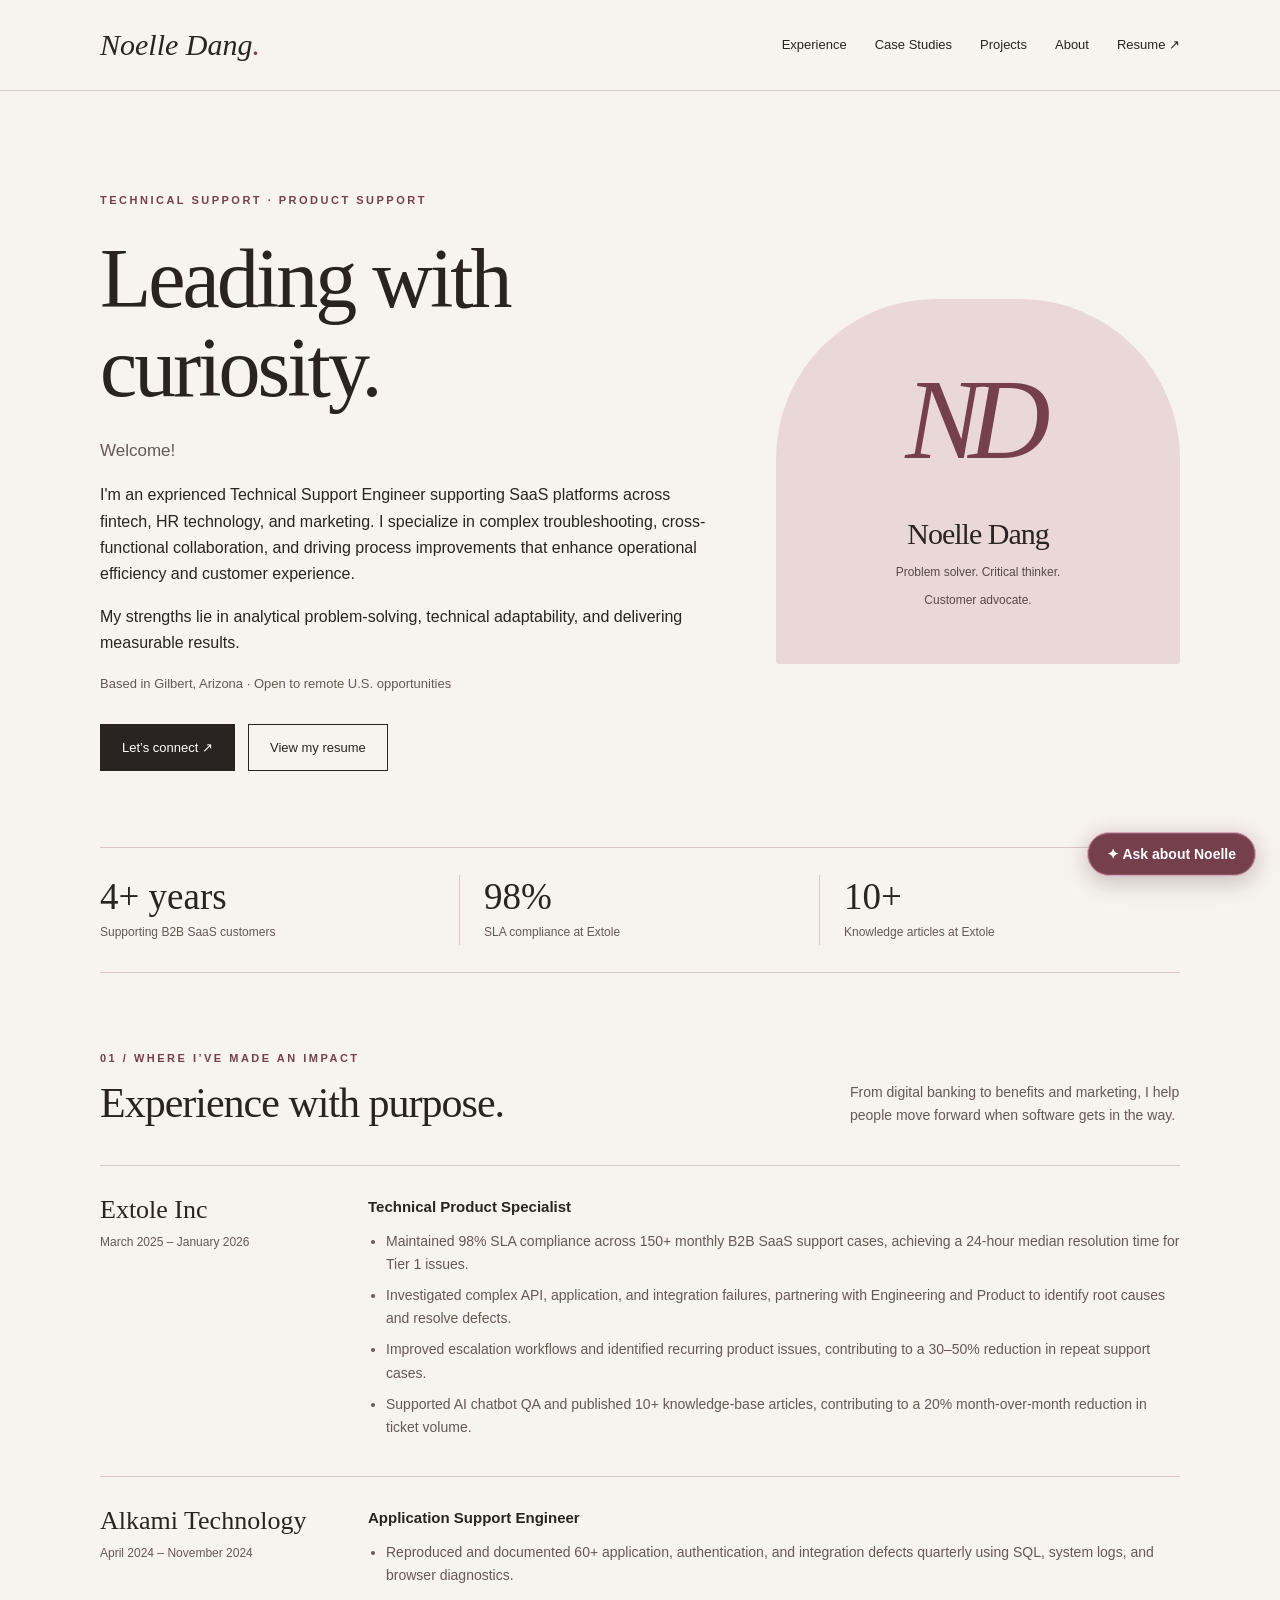
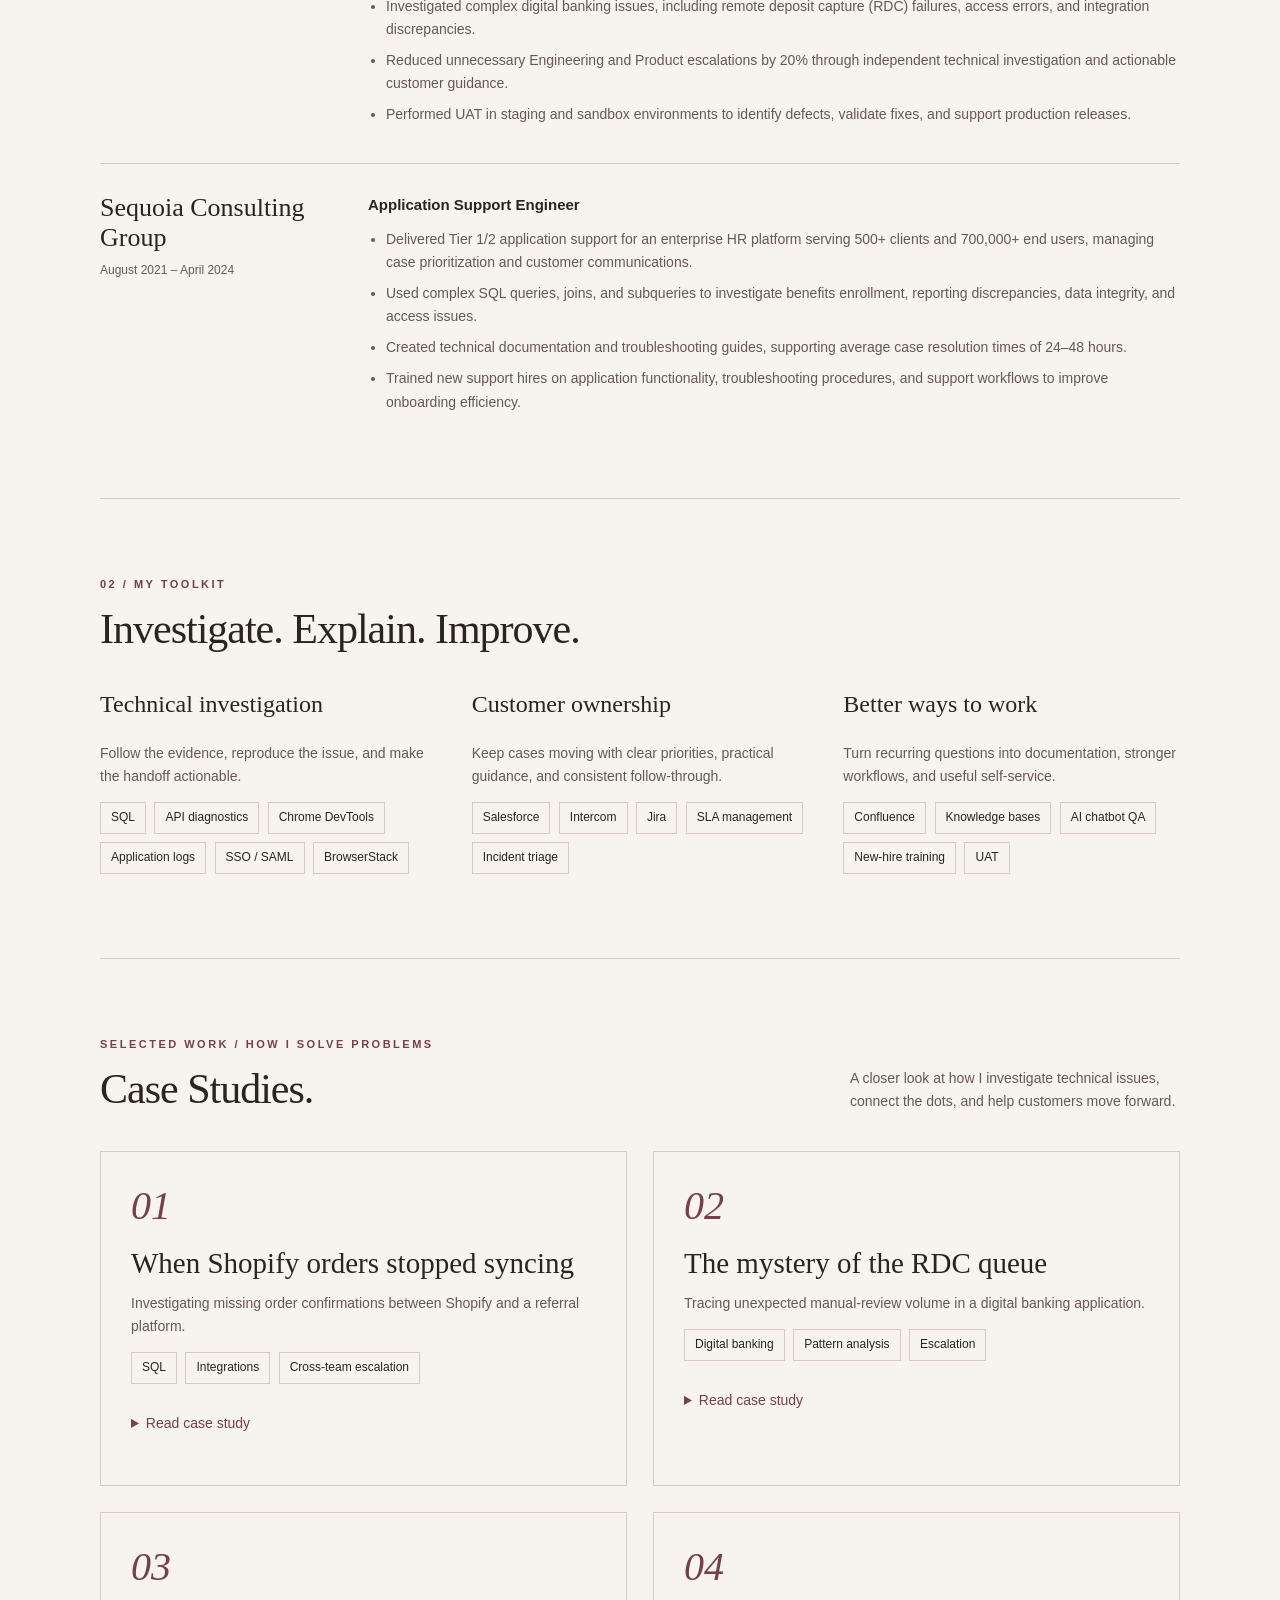
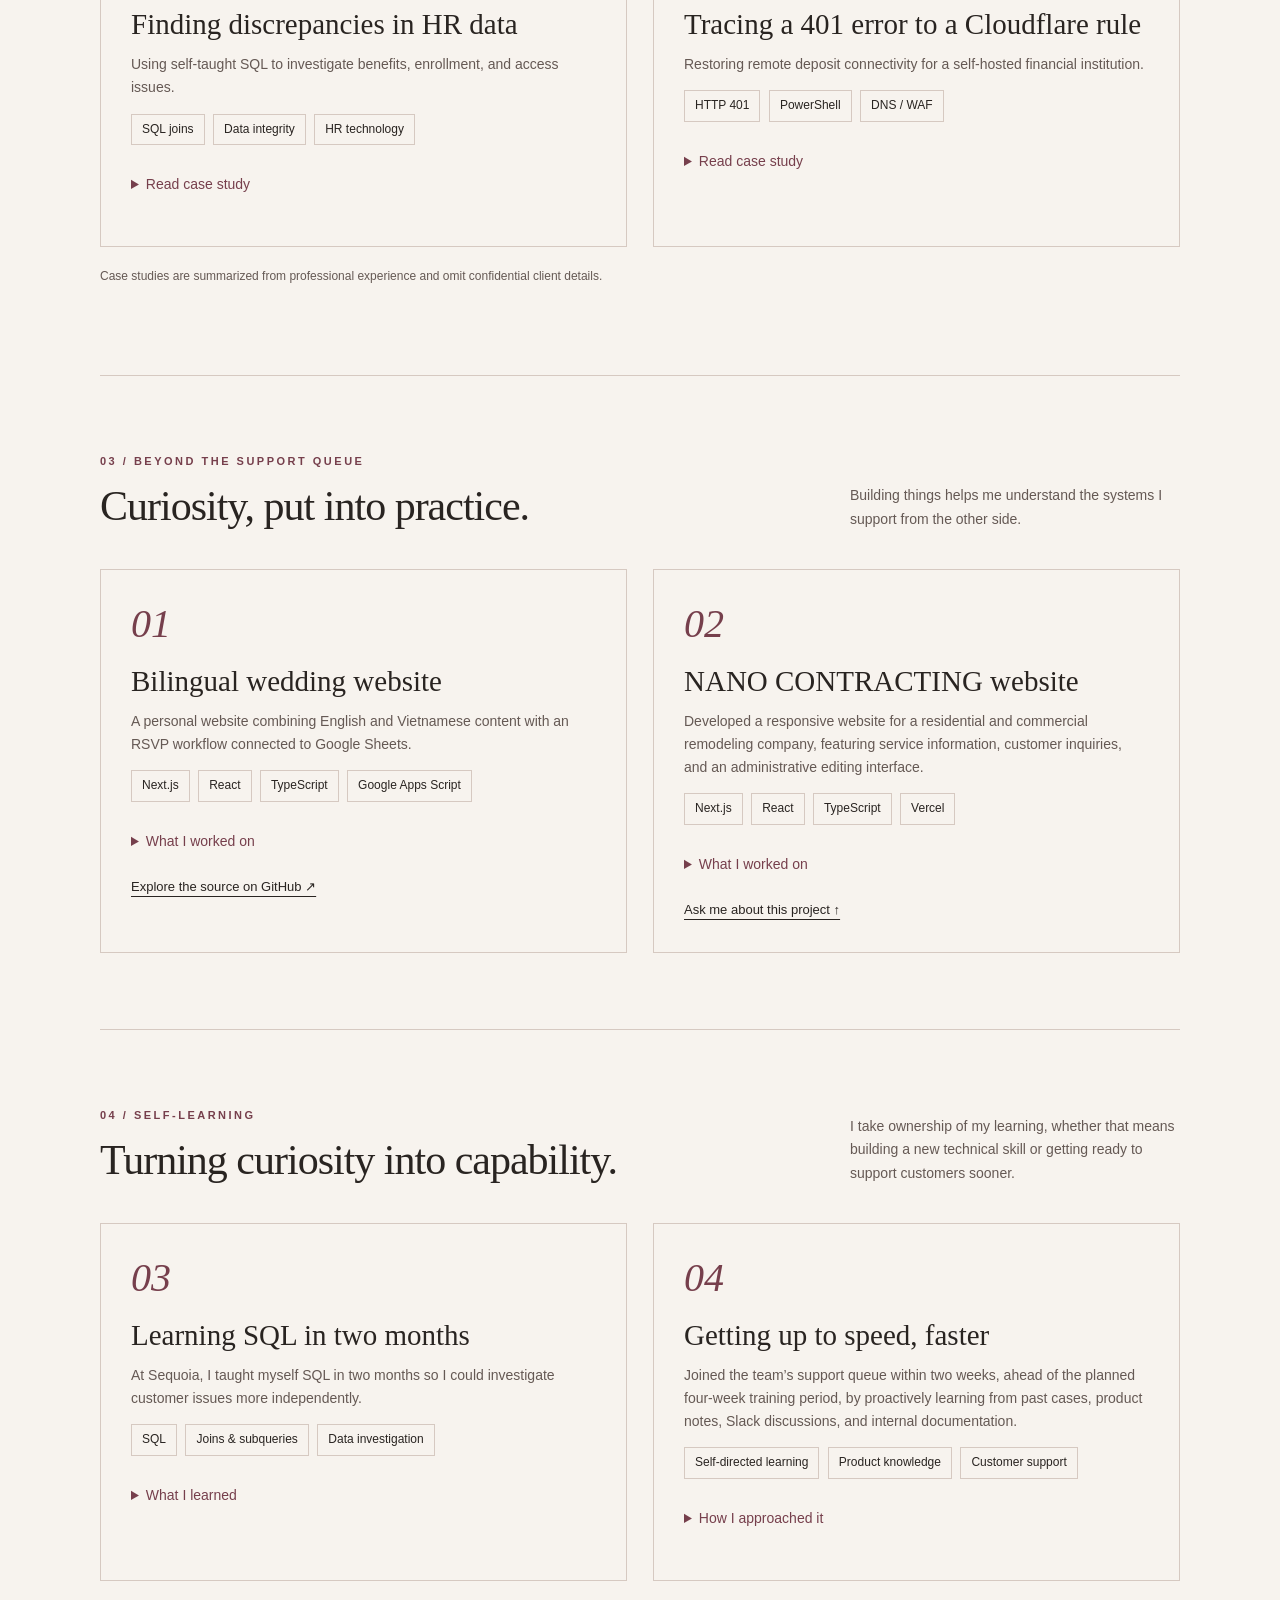
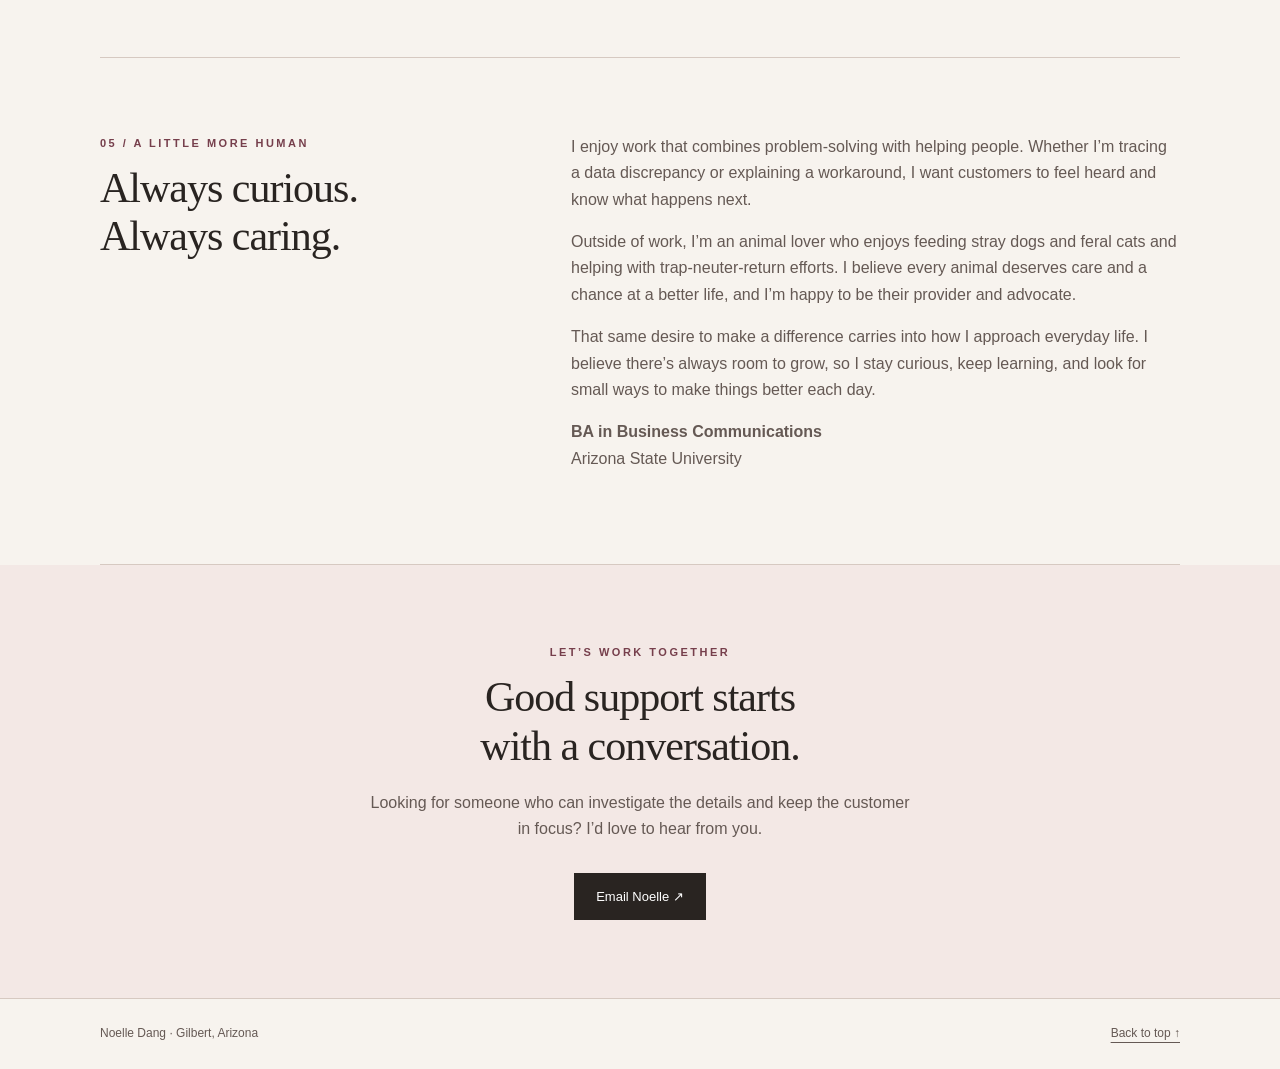
<file: index.html>
<!doctype html><html lang="en"><head><meta charset="utf-8"><meta name="viewport" content="width=device-width, initial-scale=1"><meta name="description" content="Meet Noelle Dang: a technical support professional with 4+ years of B2B SaaS experience across fintech, HR, and marketing platforms."><meta name="theme-color" content="#f7f3ee"><title>Noelle Dang | Technical & Product Support</title><style>:root{--paper:#f7f3ee;--ink:#292421;--muted:#655954;--rose:#763f4c;--line:#d6c9c1;--blush:#ead8d7}*{box-sizing:border-box}html{scroll-behavior:smooth;scroll-padding-top:90px}body{margin:0;background:var(--paper);color:var(--ink);font:16px/1.65 Arial,sans-serif}a{color:inherit;text-underline-offset:5px}a:focus-visible,summary:focus-visible{outline:3px solid var(--rose);outline-offset:5px}.wrap{max-width:1160px;margin:auto;padding:0 40px}.skip{position:absolute;top:-80px}.skip:focus{top:12px;background:white;padding:12px;z-index:10}header{border-bottom:1px solid var(--line)}nav{min-height:90px;display:flex;align-items:center;justify-content:space-between;gap:24px}.brand{font:italic 30px Georgia,serif;text-decoration:none}.navlinks{display:flex;gap:28px;font-size:13px}.navlinks a{text-decoration:none}.navlinks a:hover{text-decoration:underline}.hero{padding:100px 0 76px;display:grid;grid-template-columns:1.5fr 1fr;gap:70px;align-items:center}.eyebrow{font-size:11px;font-weight:bold;text-transform:uppercase;letter-spacing:2.5px;color:var(--rose)}h1,h2,h3,p{margin-top:0}h1{font:normal clamp(50px,6.6vw,84px)/1.06 Georgia,serif;letter-spacing:-3px;margin:25px 0}h1 em{font-weight:normal;color:var(--rose)}.intro{max-width:530px;font-size:17px;color:var(--muted)}.buttons{display:flex;flex-wrap:wrap;gap:13px;margin-top:30px}.button{display:inline-block;padding:12px 21px;border:1px solid var(--ink);font-size:13px;text-decoration:none}.button.primary{background:var(--ink);color:white}.button:hover{background:var(--rose);color:white;border-color:var(--rose)}.profile{background:var(--blush);padding:38px;position:relative;border-radius:160px 160px 3px 3px;text-align:center;min-height:365px;display:flex;flex-direction:column;justify-content:center}.monogram{font:italic 114px/1 Georgia,serif;letter-spacing:-13px;color:var(--rose);margin:15px 0 28px;padding-right:13px}.profile h2{font:30px Georgia,serif;margin-bottom:8px}.profile p{font-size:12px;margin:4px 0;color:#57494a}.stats{display:grid;grid-template-columns:repeat(3,1fr);padding:27px 0;border-top:1px solid var(--line);border-bottom:1px solid var(--line)}.stat{padding:0 24px;border-right:1px solid var(--line)}.stat:first-child{padding-left:0}.stat:last-child{border:0}.stat strong{display:block;font:37px Georgia,serif}.stat span{font-size:12px;color:var(--muted)}section{padding:76px 0;border-bottom:1px solid var(--line)}.sectionhead{display:flex;justify-content:space-between;gap:30px;align-items:end;margin-bottom:38px}h2{font:42px/1.15 Georgia,serif;letter-spacing:-1px;margin:12px 0 0}.sectionhead>p{max-width:330px;color:var(--muted);font-size:14px;margin:0}.job{display:grid;grid-template-columns:230px 1fr;gap:38px;border-top:1px solid var(--line);padding:29px 0}.job:last-child{padding-bottom:0}.job h3{font:26px Georgia,serif;margin:0 0 8px}.date{font-size:12px;color:var(--muted)}.role{font-weight:bold;margin:0 0 10px;font-size:15px}.job ul{padding-left:18px;margin:0;color:var(--muted);font-size:14px}.job li{margin-bottom:8px}.skillgrid{display:grid;grid-template-columns:repeat(3,1fr);gap:35px}.skillgrid h3{font:24px Georgia,serif}.skillgrid p{color:var(--muted);font-size:14px}.tag{display:inline-block;border:1px solid var(--line);padding:5px 10px;margin:0 4px 8px 0;font-size:12px}.projects{display:grid;grid-template-columns:1fr 1fr;gap:26px}.project{border:1px solid var(--line);padding:30px}.project .number{font:italic 40px Georgia,serif;color:var(--rose)}.project h3{font:29px Georgia,serif;margin:18px 0 12px}.project p{color:var(--muted);font-size:14px}.project a{font-size:13px}.project details{margin:20px 0;font-size:14px}.project summary{cursor:pointer;color:var(--rose)}.project details p{margin:12px 0 0}.about{display:grid;grid-template-columns:1fr 1.5fr;gap:65px}.about p{color:var(--muted)}.contact{text-align:center;padding:78px 20px;background:#ead8d766}.contact p{margin:20px auto;color:var(--muted);max-width:550px}.contact .buttons{justify-content:center}footer{padding:25px 0;font-size:12px;color:var(--muted)}footer .wrap{display:flex;justify-content:space-between;gap:20px}@media(max-width:760px){.wrap{padding:0 22px}nav{flex-wrap:wrap;padding:18px 0;gap:15px}.navlinks{gap:18px;font-size:12px;flex-wrap:wrap}.hero{grid-template-columns:1fr;padding:55px 0;gap:35px}h1{letter-spacing:-2px}.profile{min-height:290px;max-width:360px;width:100%;justify-self:center}.monogram{font-size:90px}.sectionhead{display:block}.sectionhead>p{margin-top:20px}.job{grid-template-columns:1fr;gap:12px}.skillgrid,.projects,.about{grid-template-columns:1fr;gap:25px}section{padding:50px 0}.stat{padding:0 12px}.stat strong{font-size:29px}.stat span{font-size:11px}h2{font-size:36px}}@media(prefers-reduced-motion:reduce){html{scroll-behavior:auto}}
/* Nina: recruiter-facing guided portfolio assistant */
.nina-launch{position:fixed;right:24px;bottom:24px;z-index:100;background:var(--rose);color:white;border:1px solid var(--rose);border-radius:999px;padding:13px 19px;box-shadow:0 8px 25px #29242130;cursor:pointer;font:600 14px Arial,sans-serif}
.nina-launch:focus-visible,.nina-close:focus-visible,.nina-question:focus-visible,.nina-send:focus-visible{outline:3px solid var(--ink);outline-offset:3px}
.nina-panel{position:fixed;right:24px;bottom:83px;z-index:101;width:min(380px,calc(100vw - 32px));max-height:min(660px,calc(100dvh - 112px));display:flex;flex-direction:column;background:var(--paper);border:1px solid var(--line);box-shadow:0 18px 55px #29242130;border-radius:16px;overflow:hidden}
.nina-panel[hidden]{display:none}
.nina-head{background:var(--rose);color:white;padding:16px;display:flex;align-items:center;justify-content:space-between;gap:12px}
.nina-head strong{display:block;font:22px Georgia,serif}.nina-head small{display:block;font:12px Arial,sans-serif;opacity:.9}
.nina-close{background:transparent;border:1px solid #ffffff88;color:white;border-radius:8px;font-size:20px;cursor:pointer;padding:3px 11px}
.nina-messages{padding:16px;overflow-y:auto;flex:1;min-height:120px;display:flex;flex-direction:column;gap:12px}
.nina-bubble{max-width:94%;padding:11px 13px;border-radius:12px;font-size:13px;line-height:1.55;margin:0;white-space:pre-wrap}
.nina-bubble.bot{background:#ead8d7;color:var(--ink);align-self:flex-start}
.nina-bubble.visitor{background:var(--ink);color:white;align-self:flex-end}
.nina-bubble a{display:block;margin-top:8px;font-weight:bold}
.nina-prompts{padding:0 16px 12px;display:flex;flex-wrap:wrap;gap:7px}
.nina-question{background:transparent;color:var(--rose);border:1px solid var(--line);border-radius:999px;padding:7px 10px;cursor:pointer;font:12px Arial,sans-serif}
.nina-question:hover{background:var(--blush)}
.nina-form{display:flex;gap:8px;padding:12px 16px 7px;border-top:1px solid var(--line)}
.nina-input{min-width:0;flex:1;border:1px solid var(--line);background:white;border-radius:8px;padding:10px;font:13px Arial,sans-serif;color:var(--ink)}
.nina-send{border:0;background:var(--rose);color:white;border-radius:8px;padding:0 13px;cursor:pointer;font:600 12px Arial,sans-serif}
.nina-note{font-size:10px;color:var(--muted);padding:0 16px 12px;margin:0}
@media(max-width:480px){.nina-launch{right:16px;bottom:16px}.nina-panel{right:16px;bottom:76px;max-height:calc(100dvh - 104px)}}

.sr-only{position:absolute;width:1px;height:1px;padding:0;margin:-1px;overflow:hidden;clip:rect(0,0,0,0);white-space:nowrap;border:0}
/* Subtle rose-gold highlight for Nina's launcher. */
.nina-launch {
  border-color: #d7a4b7;
  box-shadow: 0 8px 25px #29242130,
    0 0 0 1px rgba(255,255,255,.14) inset,
    0 0 18px rgba(215,164,183,.28);
  transition: transform .2s ease, box-shadow .25s ease, border-color .25s ease;
}
.nina-launch:hover {
  transform: translateY(-2px);
  border-color: #ffe2ef;
  box-shadow:
    0 13px 32px rgba(41,36,33,.27),
    0 0 0 2px rgba(255,226,239,.65),
    0 0 14px 3px rgba(255,201,225,.8),
    0 0 34px 8px rgba(215,164,183,.58);
}
.nina-launch:active { transform: translateY(0); }
@media (prefers-reduced-motion: reduce) {
  .nina-launch { transition: none; }
}

.nina-clarification{margin:0 16px 12px;padding:12px;background:#fff;border:1px solid var(--line);border-radius:12px}
.nina-clarification p{margin:0 0 10px;color:var(--ink);font:13px/1.45 Arial,sans-serif}
.nina-clarification-grid{display:grid;grid-template-columns:repeat(2,minmax(0,1fr));gap:7px;margin:0 0 9px}
.nina-clarification-choice{min-height:44px;padding:8px 9px;border:1px solid var(--line);border-radius:8px;background:#fff;color:var(--ink);text-align:left;cursor:pointer;font:600 11px/1.35 Arial,sans-serif;transition:background .15s,border-color .15s}
.nina-clarification-choice:hover{background:#fbf3f5;border-color:var(--rose)}
.nina-clarification-rephrase{display:block;padding:5px 0;border:0;background:transparent;color:var(--rose);text-align:left;cursor:pointer;font:600 11px Arial,sans-serif}
.nina-clarification-choice:focus-visible,.nina-clarification-rephrase:focus-visible{outline:3px solid var(--ink);outline-offset:2px}
@media(max-width:380px){.nina-clarification{margin-left:10px;margin-right:10px;padding:10px}.nina-clarification-grid{gap:6px}.nina-clarification-choice{padding:7px;font-size:10px}}
</style></head><body><a class="skip" href="#main">Skip to content</a><header><nav class="wrap" aria-label="Main navigation"><a class="brand" href="/">Noelle Dang<span style="color:var(--rose)">.</span></a><div class="navlinks"><a href="#experience">Experience</a><a href="#case-studies">Case Studies</a><a href="#projects">Projects</a><a href="#about">About</a><a href="resume.html">Resume ↗</a></div></nav></header><main id="main"><div class="wrap"><div class="hero"><div>

  <!-- INTRODUCTION -->
  <div class="eyebrow">Technical support · Product support</div>

  <h1>Leading with curiosity.</h1>

  <p class="intro">
    Welcome!<p>
    </p>I'm an exprienced Technical Support Engineer supporting SaaS platforms across fintech, HR technology, and marketing. I specialize in complex troubleshooting, cross-functional collaboration, and driving process improvements that enhance operational efficiency and customer experience. 
  </p>My strengths lie in analytical problem-solving, technical adaptability, and delivering measurable results.
  </p>

  <p style="font-size:13px;color:var(--muted)">
    Based in Gilbert, Arizona · Open to remote U.S. opportunities
  </p>

  <div class="buttons">
    <a class="button primary" href="mailto:Dang.Noelle@gmail.com">Let’s connect ↗</a>
    <a class="button" href="resume.html">View my resume</a>
  </div>
</div>

<aside class="profile" aria-label="Introduction">
  <div class="monogram" aria-hidden="true">ND</div>
  <h2>Noelle Dang</h2>
  <p>Problem solver. Critical thinker.</p>
  <p>Customer advocate.</p>
</aside>
</div>

<!-- CAREER HIGHLIGHTS -->
<div class="stats" aria-label="Career highlights">
  <div class="stat">
    <strong>4+ years</strong>
    <span>Supporting B2B SaaS customers</span>
  </div>

  <div class="stat">
    <strong>98%</strong>
    <span>SLA compliance at Extole</span>
  </div>

  <div class="stat">
    <strong>10+</strong>
    <span>Knowledge articles at Extole</span>
  </div>
</div>

<!-- WORK EXPERIENCE -->
<section id="experience">
  <div class="sectionhead">
    <div>
      <div class="eyebrow">01 / Where I’ve made an impact</div>
      <h2>Experience with purpose.</h2>
    </div>

    <p>
      From digital banking to benefits and marketing, I help people
      move forward when software gets in the way.
    </p>
  </div>

  <!-- EXTOLE -->
  <article class="job">
    <div>
      <h3>Extole Inc</h3>
      <div class="date">March 2025 – January 2026</div>
    </div>

    <div>
      <p class="role">Technical Product Specialist</p>

      <ul>
        <li>
          Maintained 98% SLA compliance across 150+ monthly B2B SaaS
          support cases, achieving a 24-hour median resolution time
          for Tier 1 issues.
        </li>

        <li>
          Investigated complex API, application, and integration
          failures, partnering with Engineering and Product to
          identify root causes and resolve defects.
        </li>

        <li>
          Improved escalation workflows and identified recurring
          product issues, contributing to a 30–50% reduction in
          repeat support cases.
        </li>

        <li>
          Supported AI chatbot QA and published 10+ knowledge-base
          articles, contributing to a 20% month-over-month reduction
          in ticket volume.
        </li>
      </ul>
    </div>
  </article>

  <!-- ALKAMI -->
  <article class  ="job">
    <div>
      <h3>Alkami Technology</h3>
      <div class="date">April 2024 – November 2024</div>
    </div>

    <div>
      <p class="role">Application Support Engineer</p>

      <ul>
        <li>
          Reproduced and documented 60+ application, authentication,
          and integration defects quarterly using SQL, system logs,
          and browser diagnostics.
        </li>

        <li>
          Investigated complex digital banking issues, including
          remote deposit capture (RDC) failures, access errors,
          and integration discrepancies.
        </li>

        <li>
          Reduced unnecessary Engineering and Product escalations
          by 20% through independent technical investigation and
          actionable customer guidance.
        </li>

        <li>
          Performed UAT in staging and sandbox environments to
          identify defects, validate fixes, and support production
          releases.
        </li>
      </ul>
    </div>
  </article>

  <!-- SEQUOIA -->
  <article class="job">
    <div>
      <h3>Sequoia Consulting Group</h3>
      <div class="date">August 2021 – April 2024</div>
    </div>

    <div>
      <p class="role">Application Support Engineer</p>

      <ul>
        <li>
          Delivered Tier 1/2 application support for an enterprise
          HR platform serving 500+ clients and 700,000+ end users,
          managing case prioritization and customer communications.
        </li>

        <li>
          Used complex SQL queries, joins, and subqueries to
          investigate benefits enrollment, reporting discrepancies,
          data integrity, and access issues.
        </li>

        <li>
          Created technical documentation and troubleshooting guides,
          supporting average case resolution times of 24–48 hours.
        </li>

        <li>
          Trained new support hires on application functionality,
          troubleshooting procedures, and support workflows to
          improve onboarding efficiency.
        </li>
      </ul>
    </div>
  </article>
</section>

<!-- TECHNICAL SKILLS -->
<section id="skills">
  <div class="sectionhead">
    <div>
      <div class="eyebrow">02 / My toolkit</div>
      <h2>Investigate. Explain. Improve.</h2>
    </div>
  </div>

  <div class="skillgrid">
    <div>
      <h3>Technical investigation</h3>

      <p>
        Follow the evidence, reproduce the issue, and make the
        handoff actionable.
      </p>

      <span class="tag">SQL</span>
      <span class="tag">API diagnostics</span>
      <span class="tag">Chrome DevTools</span>
      <span class="tag">Application logs</span>
      <span class="tag">SSO / SAML</span>
      <span class="tag">BrowserStack</span>
    </div>

    <div>
      <h3>Customer ownership</h3>

      <p>
        Keep cases moving with clear priorities, practical guidance,
        and consistent follow-through.
      </p>

      <span class="tag">Salesforce</span>
      <span class="tag">Intercom</span>
      <span class="tag">Jira</span>
      <span class="tag">SLA management</span>
      <span class="tag">Incident triage</span>
    </div>

    <div>
      <h3>Better ways to work</h3>

      <p>
        Turn recurring questions into documentation, stronger
        workflows, and useful self-service.
      </p>

      <span class="tag">Confluence</span>
      <span class="tag">Knowledge bases</span>
      <span class="tag">AI chatbot QA</span>
      <span class="tag">New-hire training</span>
      <span class="tag">UAT</span>
    </div>
  </div>
</section>

<!-- SELECTED CASE STUDIES -->
<section id="case-studies">
  <div class="sectionhead">
    <div>
      <div class="eyebrow">Selected work / How I solve problems</div>
      <h2>Case Studies.</h2>
    </div>
    <p>
      A closer look at how I investigate technical issues, connect the dots,
      and help customers move forward.
    </p>
  </div>

  <div class="projects">
    <article class="project">
      <span class="number">01</span>
      <h3>When Shopify orders stopped syncing</h3>
      <p>
        Investigating missing order confirmations between Shopify and a referral platform.
      </p>
      <span class="tag">SQL</span>
      <span class="tag">Integrations</span>
      <span class="tag">Cross-team escalation</span>
      <details>
        <summary>Read case study</summary>
        <p><strong>Challenge.</strong> A client reported that Shopify orders were no longer appearing in the referral platform, affecting visibility into referral activity and rewards.</p>
        <p><strong>Investigation.</strong> I reviewed SQL reports and historical order activity to establish that orders had previously been received, then identified when incoming confirmations stopped. I coordinated with the relevant teams to narrow down where the data flow was failing.</p>
        <p><strong>Action.</strong> I documented the evidence for Engineering, communicated the investigation status to the client, and proposed manual referral credits as an interim workaround.</p>
        <p><strong>Outcome.</strong> The escalation included a clearer timeline and supporting data, while the client had a proposed path to address affected rewards during the investigation. I did not independently deploy an integration fix.</p>
      </details>
    </article>

    <article class="project">
      <span class="number">02</span>
      <h3>The mystery of the RDC queue</h3>
      <p>
        Tracing unexpected manual-review volume in a digital banking application.
      </p>
      <span class="tag">Digital banking</span>
      <span class="tag">Pattern analysis</span>
      <span class="tag">Escalation</span>
      <details>
        <summary>Read case study</summary>
        <p><strong>Challenge.</strong> Approximately 98% of remote deposit capture submissions were entering manual review, despite no obvious error in the user interface.</p>
        <p><strong>Investigation.</strong> I tested the issue, investigated its intermittent behavior, and checked with the vendor. Comparing affected clients revealed that they were on the same application pod.</p>
        <p><strong>Action.</strong> I escalated the pod-level pattern and relevant settings for further investigation rather than treating each client's report as an isolated issue.</p>
        <p><strong>Outcome.</strong> The investigation narrowed the likely scope to a shared environment and gave the receiving team a more targeted starting point. Final root cause and remediation were outside my confirmed findings.</p>
      </details>
    </article>

    <article class="project">
      <span class="number">03</span>
      <h3>Finding discrepancies in HR data</h3>
      <p>
        Using self-taught SQL to investigate benefits, enrollment, and access issues.
      </p>
      <span class="tag">SQL joins</span>
      <span class="tag">Data integrity</span>
      <span class="tag">HR technology</span>
      <details>
        <summary>Read case study</summary>
        <p><strong>Challenge.</strong> Customer-reported issues involved missing benefits, enrollment-file mismatches, and access discrepancies that could not be explained by the interface alone.</p>
        <p><strong>Investigation.</strong> I taught myself SQL joins and subqueries so I could compare records, review imported file values, and investigate discrepancies directly in the underlying data.</p>
        <p><strong>Action.</strong> I checked source-file formatting, account and enrollment records, and relevant access information before fixing permitted data issues or preparing evidence for escalation.</p>
        <p><strong>Outcome.</strong> This approach enabled more independent investigation and better-informed handoffs, reducing reliance on others for basic data checks.</p>
      </details>
    </article>
    <article class="project">
      <span class="number">04</span>
      <h3>Tracing a 401 error to a Cloudflare rule</h3>
      <p>
        Restoring remote deposit connectivity for a self-hosted financial institution.
      </p>
      <span class="tag">HTTP 401</span>
      <span class="tag">PowerShell</span>
      <span class="tag">DNS / WAF</span>
      <details>
        <summary>Read case study</summary>
        <p><strong>Challenge.</strong> Remote Deposit Capture stopped working for a financial institution using its own infrastructure. Requests suddenly returned HTTP 401 authentication errors.</p>
        <p><strong>Investigation.</strong> I verified DNS resolution and IP allowlisting, then tested connectivity from our application servers using PowerShell and HTTPS requests. The traffic reached the client environment, but the expected authentication headers were missing.</p>
        <p><strong>Action.</strong> The evidence pointed to an intermediary security layer rather than a basic connectivity issue. We traced the missing credentials to a newly introduced Cloudflare Web Application Firewall (WAF) rule, and the client adjusted its configuration.</p>
        <p><strong>Outcome.</strong> Remote Deposit Capture resumed immediately after the rule change, restoring service for the financial institution. The investigation isolated an infrastructure configuration issue without requiring a change to the application.</p>
      </details>
    </article>
  </div>
  <p style="font-size:12px;color:var(--muted);margin-top:20px">
    Case studies are summarized from professional experience and omit confidential client details.
  </p>
</section>

<!-- PROJECTS -->
<section id="projects">
  <div class="sectionhead">
    <div>
      <div class="eyebrow">03 / Beyond the support queue</div>
      <h2>Curiosity, put into practice.</h2>
    </div>

    <p>
      Building things helps me understand the systems I support
      from the other side.
    </p>
  </div>

  <div class="projects">
    <!-- PROJECT 01 -->
    <article class="project">
      <span class="number">01</span>
      <h3>Bilingual wedding website</h3>

      <p>
        A personal website combining English and Vietnamese content
        with an RSVP workflow connected to Google Sheets.
      </p>

      <span class="tag">Next.js</span>
      <span class="tag">React</span>
      <span class="tag">TypeScript</span>
      <span class="tag">Google Apps Script</span>

      <details>
        <summary>What I worked on</summary>

        <p>
          Developed and maintained the website and troubleshot RSVP
          submissions, application behavior, and production issues
          across the website and its Google integrations.
        </p>
      </details>

      <a
        href="https://github.com/noelledang/Wedding-Website-Creation"
        target="_blank"
        rel="noopener noreferrer"
      >
        Explore the source on GitHub ↗
      </a>
    </article>

    <!-- PROJECT 02 -->
    <article class="project">
      <span class="number">02</span>
      <h3>NANO CONTRACTING website</h3>

      <p>
        Developed a responsive website for a residential and commercial
        remodeling company, featuring service information, customer
        inquiries, and an administrative editing interface.
      </p>

      <span class="tag">Next.js</span>
      <span class="tag">React</span>
      <span class="tag">TypeScript</span>
      <span class="tag">Vercel</span>

      <details>
        <summary>What I worked on</summary>

        <p>
          Used AI-assisted coding to develop and refine website pages,
          consultation request workflows, and an admin portal for
          managing site content. Integrated customer inquiries with
          Google Sheets and worked on usability, accessibility, and
          deployment through Vercel.
        </p>
      </details>

      <a href="#contact">Ask me about this project ↑</a>
    </article>
  </div>
</section>

<!-- SELF-LEARNING -->
<section id="self-learning">
  <div class="sectionhead">
    <div>
      <div class="eyebrow">04 / Self-learning</div>
      <h2>Turning curiosity into capability.</h2>
    </div>

    <p>
      I take ownership of my learning, whether that means building
      a new technical skill or getting ready to support customers sooner.
    </p>
  </div>

  <div class="projects">
    <!-- SELF-LEARNING 03 -->
    <article class="project">
      <span class="number">03</span>
      <h3>Learning SQL in two months</h3>

      <p>
        At Sequoia, I taught myself SQL in two months so I could
        investigate customer issues more independently.
      </p>

      <span class="tag">SQL</span>
      <span class="tag">Joins &amp; subqueries</span>
      <span class="tag">Data investigation</span>

      <details>
        <summary>What I learned</summary>

        <p>
          I learned to write queries with multiple joins and
          subqueries to investigate data discrepancies and better
          understand customer issues before escalating them.
        </p>
      </details>
    </article>

    <!-- SELF-LEARNING 04 -->
    <article class="project">
      <span class="number">04</span>
      <h3>Getting up to speed, faster</h3>

      <p>
        Joined the team’s support queue within two weeks, ahead of
        the planned four-week training period, by proactively learning
        from past cases, product notes, Slack discussions, and
        internal documentation.
      </p>

      <span class="tag">Self-directed learning</span>
      <span class="tag">Product knowledge</span>
      <span class="tag">Customer support</span>

      <details>
        <summary>How I approached it</summary>

        <p>
          Reviewed historical cases to understand common issues
          and troubleshooting patterns, then used product notes,
          Slack channels, and internal guides to fill knowledge
          gaps and prepare for customer cases.
        </p>
      </details>
    </article>
  </div>
</section>

<!-- ABOUT ME -->
<section id="about" class="about">
  <div>
    <div class="eyebrow">05 / A little more human</div>
    <h2>Always curious.<br>Always caring.</h2>
  </div>

  <div>
    <p>
      I enjoy work that combines problem-solving with helping people.
      Whether I’m tracing a data discrepancy or explaining a workaround,
      I want customers to feel heard and know what happens next.
    </p>

    <p>
      Outside of work, I’m an animal lover who enjoys feeding stray dogs and feral cats
  and helping with trap-neuter-return efforts. I believe every animal
  deserves care and a chance at a better life, and I’m happy to be
  their provider and advocate. 
    </p>

    <p>
      That same desire to make a difference carries into how I approach
      everyday life. I believe there’s always room to grow, so I stay
      curious, keep learning, and look for small ways to make things
      better each day.
    </p>

    <p>
      <strong>BA in Business Communications</strong>
      <br>
      Arizona State University
    </p>
  </div>
</section>

<!-- END OF MAIN CONTENT WRAPPER -->
</div>

<!-- CONTACT -->
<section class="contact" id="contact">
  <div class="eyebrow">Let’s work together</div>

  <h2>Good support starts<br>with a conversation.</h2>

  <p>
    Looking for someone who can investigate the details and keep
    the customer in focus? I’d love to hear from you.
  </p>

  <div class="buttons" style="justify-content: center;">
    <a class="button primary" href="mailto:Dang.Noelle@gmail.com">
      Email Noelle ↗
    </a>
  </div>
</section>
</main>

<!-- FOOTER -->
<footer>
  <div class="wrap">
    <span>Noelle Dang · Gilbert, Arizona</span>
    <a href="#main">Back to top ↑</a>
  </div>
</footer>

<!-- Nina: portfolio guide preview (curated answers; no AI API connected) -->
<button class="nina-launch" id="nina-launch" type="button" aria-expanded="false" aria-controls="nina-panel">✦ Ask about Noelle</button>
<aside class="nina-panel" id="nina-panel" aria-label="Nina portfolio assistant" hidden>
  <div class="nina-head"><div><strong>Nina</strong><small>Portfolio guide · Preview</small></div><button class="nina-close" id="nina-close" type="button" aria-label="Close Nina">×</button></div>
  <div class="nina-messages" id="nina-messages" role="log" aria-live="polite" aria-relevant="additions text"></div>
  <div class="nina-prompts" id="nina-prompts" aria-label="Suggested questions"></div>
  <form class="nina-form" id="nina-form"><label class="sr-only" for="nina-input">Ask Nina about Noelle's experience</label><input class="nina-input" id="nina-input" type="text" maxlength="250" placeholder="Ask about skills, projects, cases..." autocomplete="off" required><button class="nina-send" type="submit">Ask</button></form>
  <p class="nina-note">Curated portfolio answers, not generative AI. No questions are stored. For other details, contact Noelle.</p>
</aside>
<script src="nina-language.js?v=20261121-intent-1" defer></script>
<script src="nina-behavior.js?v=20261121-behavior-2" defer></script>
<script src="nina.js?v=20261121-behavior-2" defer></script>

</body>
</html>
</file>
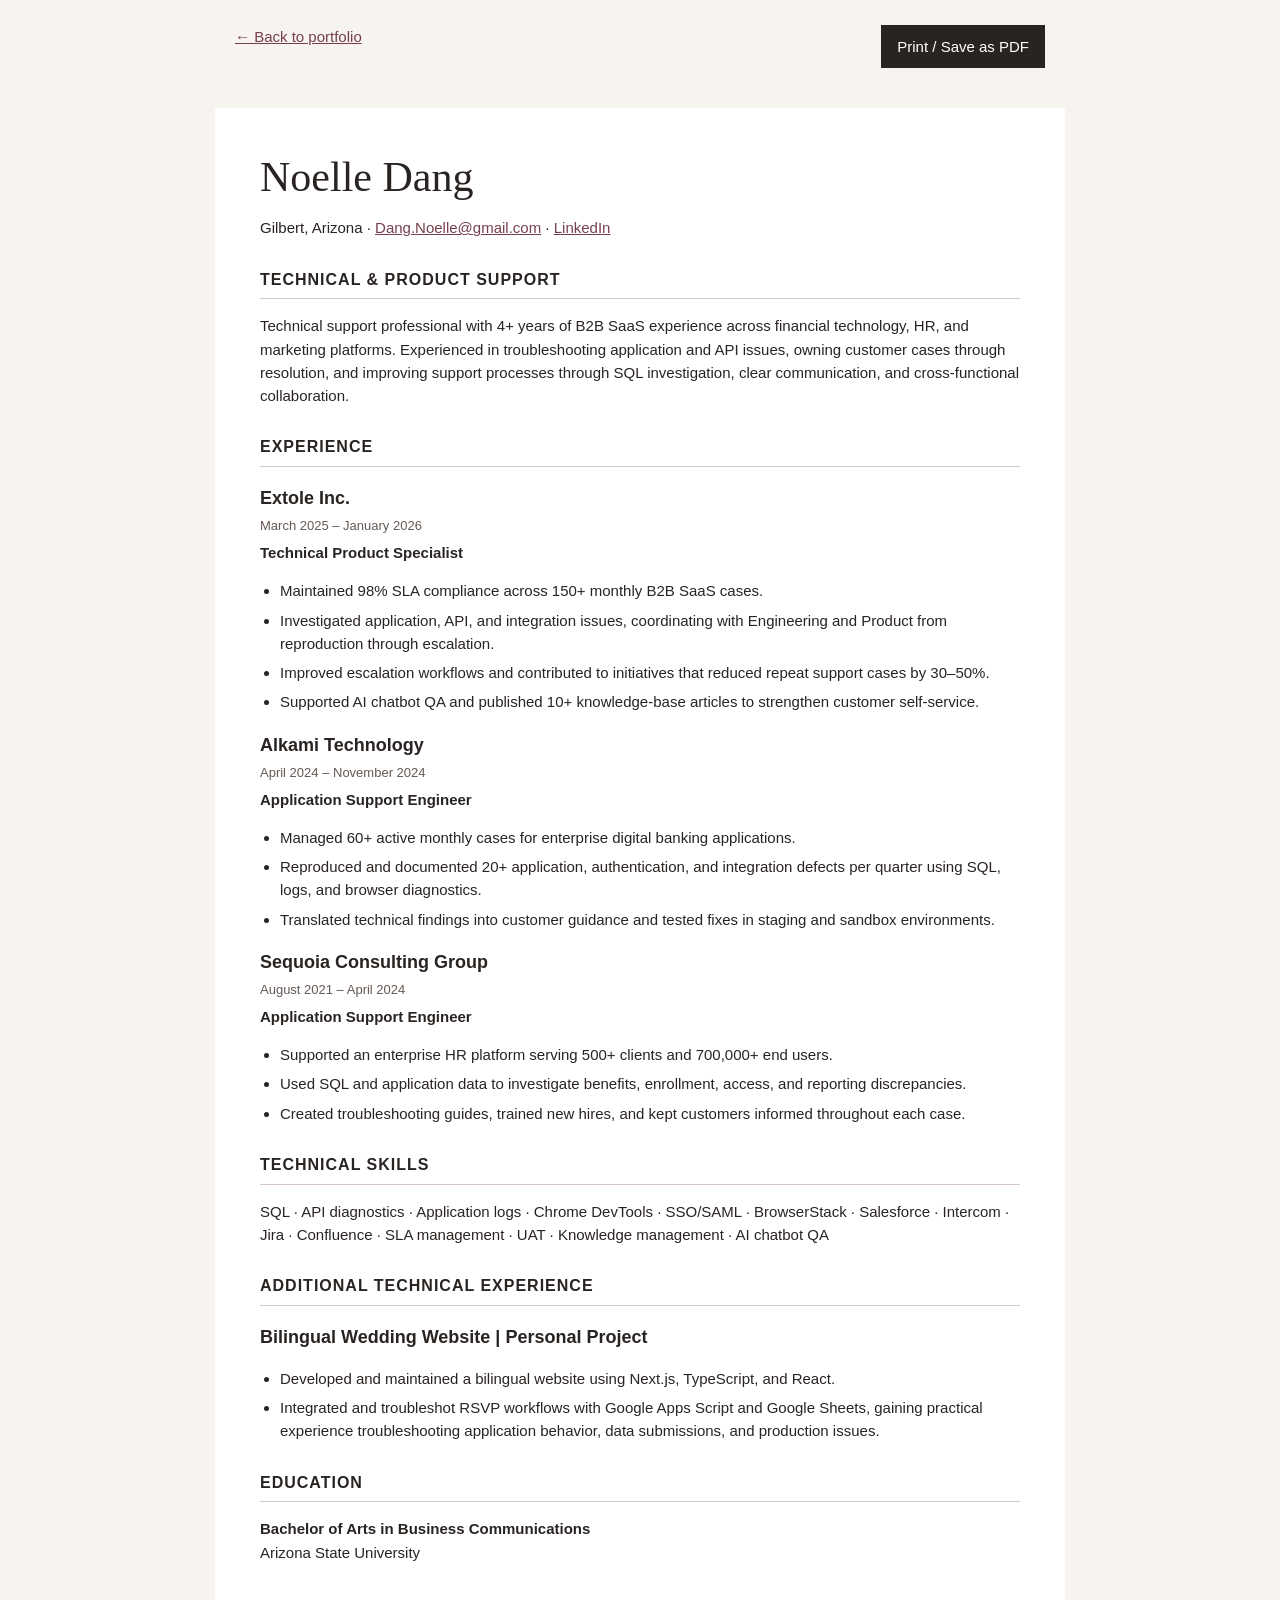
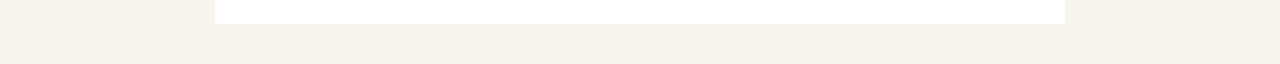
<file: resume.html>
<!doctype html>
<html lang="en">
<head>
  <meta charset="utf-8">
  <meta name="viewport" content="width=device-width, initial-scale=1">
  <meta
    name="description"
    content="Noelle Dang’s professional resume: technical support, product support, and application support."
  >
  <title>Resume | Noelle Dang</title>

  <style>
    /* GENERAL STYLES */
    * {
      box-sizing: border-box;
    }

    body {
      margin: 0;
      font: 15px/1.55 Arial, sans-serif;
      color: #292421;
      background: #f7f3ee;
    }

    main {
      max-width: 850px;
      margin: 40px auto;
      padding: 45px;
      background: white;
    }

    a {
      color: #763f4c;
    }

    a:focus-visible,
    button:focus-visible {
      outline: 3px solid #763f4c;
      outline-offset: 4px;
    }

    /* NAVIGATION AND PRINT BUTTON */
    nav {
      display: flex;
      justify-content: space-between;
      gap: 20px;
      max-width: 850px;
      margin: 25px auto;
      padding: 0 20px;
    }

    button {
      padding: 10px 16px;
      border: 0;
      font: inherit;
      color: white;
      background: #292421;
      cursor: pointer;
    }

    /* HEADINGS */
    h1 {
      margin: 0;
      font: 42px Georgia, serif;
    }

    h2 {
      margin-top: 28px;
      padding-bottom: 6px;
      border-bottom: 1px solid #d6c9c1;
      font-size: 16px;
      text-transform: uppercase;
      letter-spacing: 1px;
    }

    h3 {
      margin-bottom: 3px;
      font-size: 18px;
    }

    /* WORK EXPERIENCE */
    .date {
      color: #655954;
      font-size: 13px;
    }

    .role {
      margin: 5px 0;
      font-weight: bold;
    }

    .job {
      break-inside: avoid;
    }

    ul {
      padding-left: 20px;
    }

    li {
      margin-bottom: 6px;
    }

    /* MOBILE LAYOUT */
    @media (max-width: 600px) {
      main {
        margin: 15px;
        padding: 23px;
      }

      nav {
        flex-wrap: wrap;
      }
    }

    /* PRINT AND PDF LAYOUT */
    @media print {
      @page {
        margin: 15mm;
      }

      body {
        background: white;
        font-size: 11px;
      }

      main {
        max-width: none;
        margin: 0;
        padding: 0;
      }

      nav {
        display: none;
      }

      h1 {
        font-size: 30px;
      }

      h2 {
        margin-top: 18px;
      }

      h3 {
        font-size: 15px;
      }

      a {
        color: inherit;
        text-decoration: none;
      }
    }
  </style>
</head>

<body>
  <!-- NAVIGATION -->
  <nav aria-label="Resume actions">
    <a href="index.html">← Back to portfolio</a>

    <button type="button" onclick="window.print()">
      Print / Save as PDF
    </button>
  </nav>

  <main>
    <!-- NAME AND CONTACT INFORMATION -->
    <h1>Noelle Dang</h1>

    <p>
      Gilbert, Arizona ·
      <a href="mailto:Dang.Noelle@gmail.com">Dang.Noelle@gmail.com</a> ·
      <a href="https://www.linkedin.com/in/noelledang/">LinkedIn</a>
    </p>

    <!-- PROFESSIONAL SUMMARY -->
    <h2>Technical &amp; Product Support</h2>

    <p>
      Technical support professional with 4+ years of B2B SaaS experience
      across financial technology, HR, and marketing platforms.
      Experienced in troubleshooting application and API issues, owning
      customer cases through resolution, and improving support processes
      through SQL investigation, clear communication, and cross-functional
      collaboration.
    </p>

    <!-- WORK EXPERIENCE -->
    <h2>Experience</h2>

    <!-- EXTOLE -->
    <article class="job">
      <div>
        <h3>Extole Inc.</h3>
        <div class="date">March 2025 – January 2026</div>
      </div>

      <div>
        <p class="role">Technical Product Specialist</p>

        <ul>
          <li>
            Maintained 98% SLA compliance across 150+ monthly B2B SaaS cases.
          </li>

          <li>
            Investigated application, API, and integration issues,
            coordinating with Engineering and Product from reproduction
            through escalation.
          </li>

          <li>
            Improved escalation workflows and contributed to initiatives
            that reduced repeat support cases by 30–50%.
          </li>

          <li>
            Supported AI chatbot QA and published 10+ knowledge-base
            articles to strengthen customer self-service.
          </li>
        </ul>
      </div>
    </article>

    <!-- ALKAMI -->
    <article class="job">
      <div>
        <h3>Alkami Technology</h3>
        <div class="date">April 2024 – November 2024</div>
      </div>

      <div>
        <p class="role">Application Support Engineer</p>

        <ul>
          <li>
            Managed 60+ active monthly cases for enterprise digital
            banking applications.
          </li>

          <li>
            Reproduced and documented 20+ application, authentication,
            and integration defects per quarter using SQL, logs, and
            browser diagnostics.
          </li>

          <li>
            Translated technical findings into customer guidance and
            tested fixes in staging and sandbox environments.
          </li>
        </ul>
      </div>
    </article>

    <!-- SEQUOIA -->
    <article class="job">
      <div>
        <h3>Sequoia Consulting Group</h3>
        <div class="date">August 2021 – April 2024</div>
      </div>

      <div>
        <p class="role">Application Support Engineer</p>

        <ul>
          <li>
            Supported an enterprise HR platform serving 500+ clients
            and 700,000+ end users.
          </li>

          <li>
            Used SQL and application data to investigate benefits,
            enrollment, access, and reporting discrepancies.
          </li>

          <li>
            Created troubleshooting guides, trained new hires, and
            kept customers informed throughout each case.
          </li>
        </ul>
      </div>
    </article>

    <!-- TECHNICAL SKILLS -->
    <h2>Technical skills</h2>

    <p>
      SQL · API diagnostics · Application logs · Chrome DevTools ·
      SSO/SAML · BrowserStack · Salesforce · Intercom · Jira ·
      Confluence · SLA management · UAT · Knowledge management ·
      AI chatbot QA
    </p>

    <!-- PERSONAL PROJECT -->
    <h2>Additional technical experience</h2>

    <p>
      <h3>Bilingual Wedding Website | Personal Project</h3>

<ul>
  <li>
    Developed and maintained a bilingual website using Next.js,
    TypeScript, and React.
  </li>

  <li>
    Integrated and troubleshot RSVP workflows with Google Apps Script
    and Google Sheets, gaining practical experience troubleshooting
    application behavior, data submissions, and production issues.
  </li>
</ul>
    <!-- EDUCATION -->
    <h2>Education</h2>

    <p>
      <strong>Bachelor of Arts in Business Communications</strong>
      <br>
      Arizona State University
    </p>
  </main>
</body>
</html>
</file>
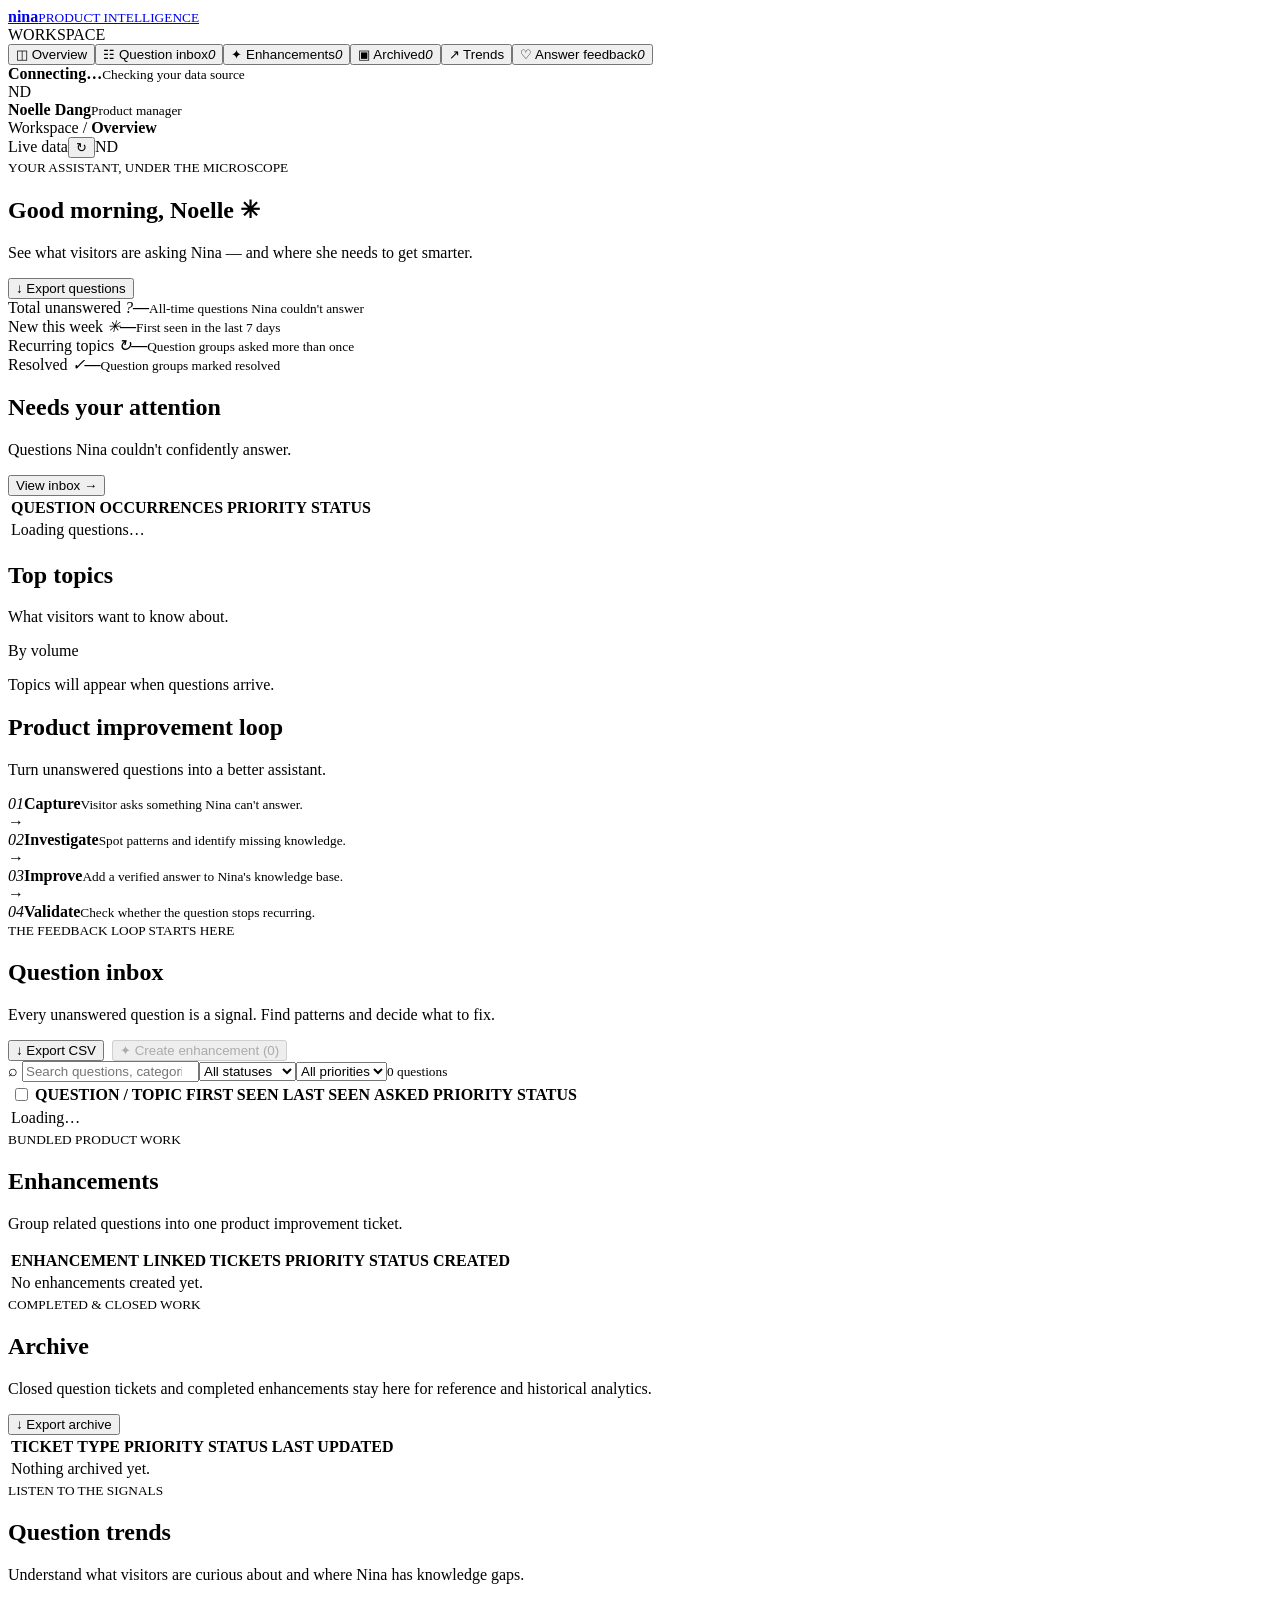
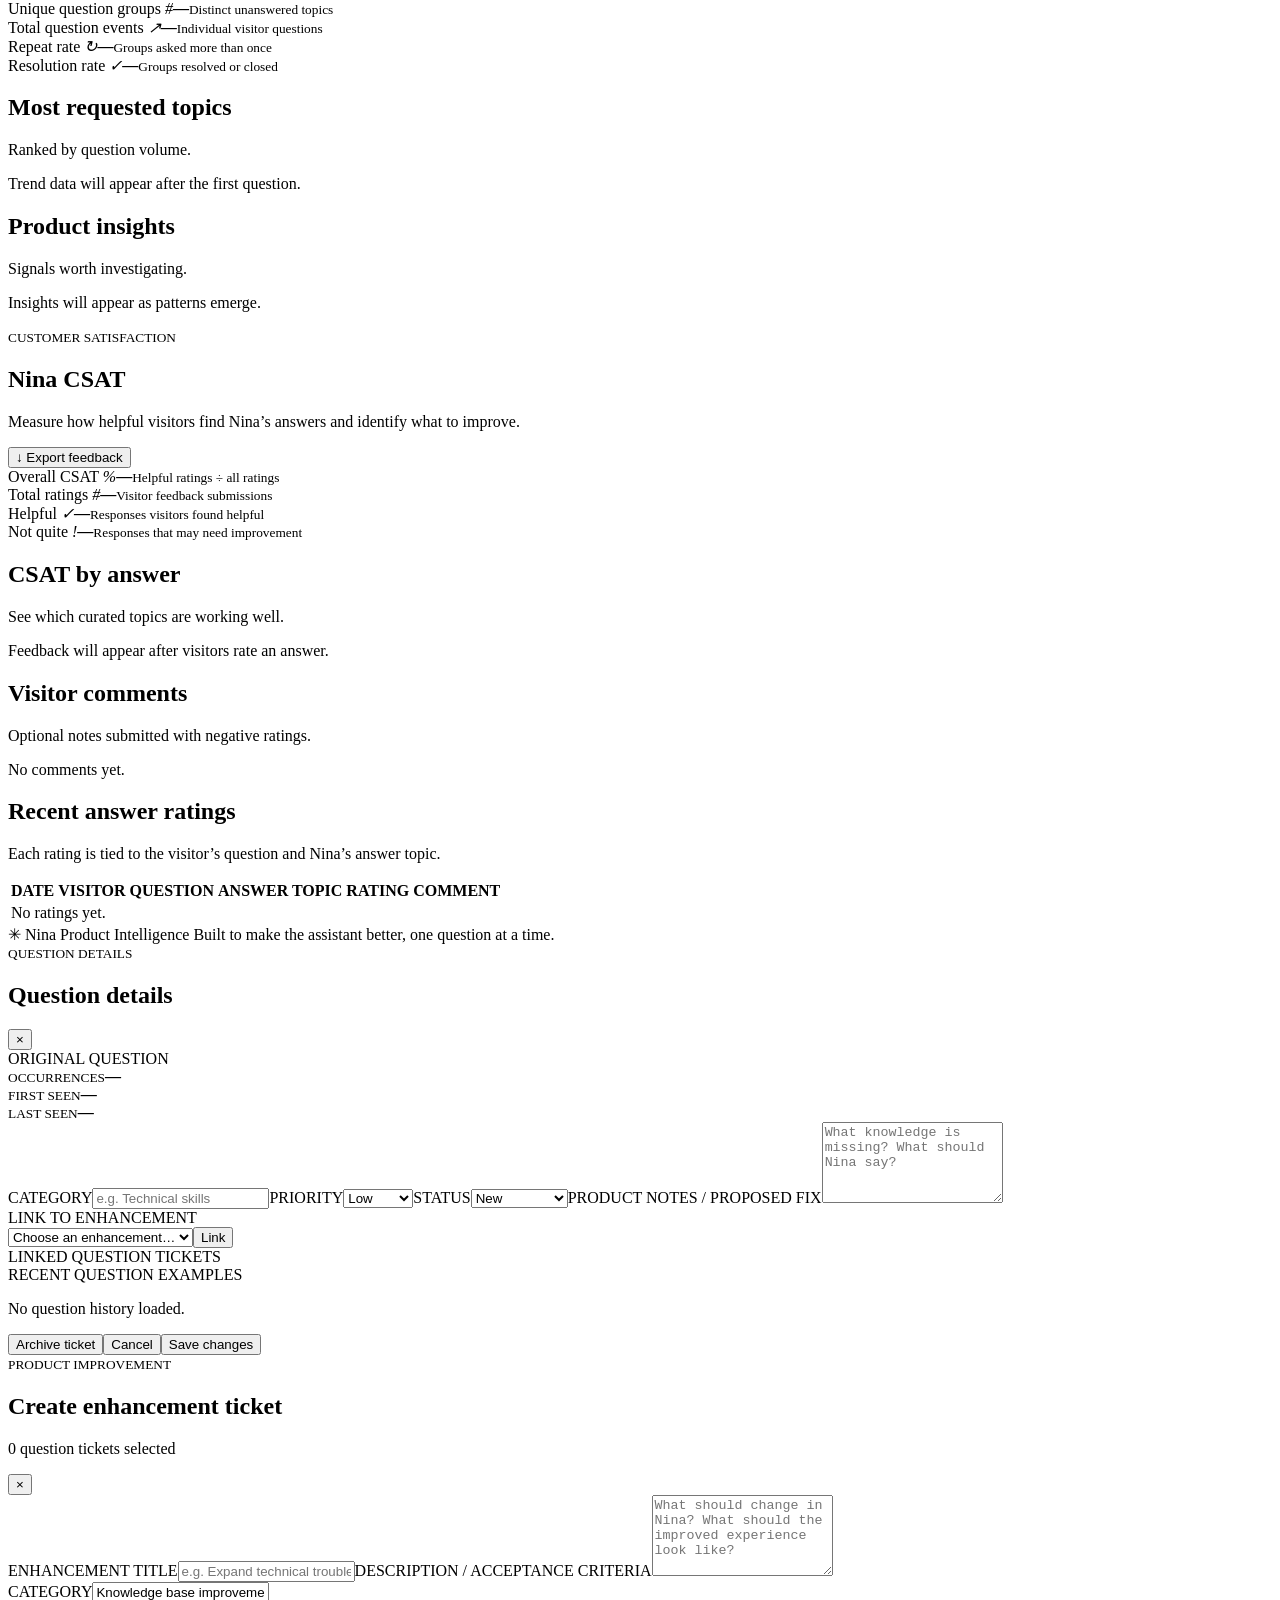
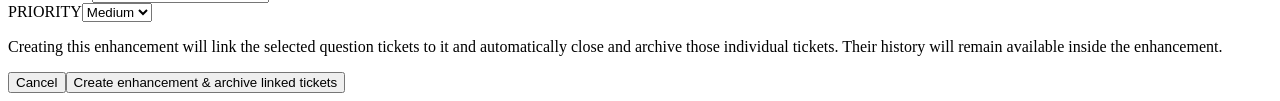
<file: nina-analytics/dashboard/Dashboard.html>
<!doctype html>
<html lang="en"><head><meta charset="utf-8"><meta name="viewport" content="width=device-width,initial-scale=1"><meta name="theme-color" content="#15171d"><title>Nina · Product Intelligence</title><link rel="preconnect" href="https://fonts.googleapis.com"><link href="https://fonts.googleapis.com/css2?family=DM+Sans:wght@400;500;600;700&family=Manrope:wght@500;600;700;800&display=swap" rel="stylesheet"><style><?!= include("Styles"); ?></style></head>
<body><div class="shell"><aside class="sidebar"><a class="brand" href="./"><span class="mark"><i></i><i></i><i></i></span><span><b>nina</b><small>PRODUCT INTELLIGENCE</small></span></a><div class="nav-label">WORKSPACE</div><nav><button class="nav active" data-view="overview">◫ <span>Overview</span></button><button class="nav" data-view="questions">☷ <span>Question inbox</span><em id="open-count">0</em></button><button class="nav" data-view="enhancements">✦ <span>Enhancements</span><em id="enhancement-count">0</em></button><button class="nav" data-view="archived">▣ <span>Archived</span><em id="archive-count">0</em></button><button class="nav" data-view="trends">↗ <span>Trends</span></button><button class="nav" data-view="feedback">♡ <span>Answer feedback</span><em id="feedback-count">0</em></button></nav><div class="side-bottom"><div class="connection"><i id="connection-dot"></i><div><b id="connection-title">Connecting…</b><small id="connection-detail">Checking your data source</small></div></div><div class="user"><span>ND</span><div><b>Noelle Dang</b><small>Product manager</small></div></div></div></aside>
<main><header><div class="crumb">Workspace <span>/</span> <b id="crumb">Overview</b></div><div class="head-actions"><span class="live"><i></i> Live data</span><button id="refresh" title="Refresh">↻</button><span class="mini-avatar">ND</span></div></header>
<section class="view active" id="view-overview"><div class="heading"><div><small class="eyebrow">YOUR ASSISTANT, UNDER THE MICROSCOPE</small><h1>Good morning, Noelle <span>✳</span></h1><p>See what visitors are asking Nina — and where she needs to get smarter.</p></div><button class="secondary" id="export">↓ Export questions</button></div>
<div class="metrics"><article><label>Total unanswered <i class="lav">?</i></label><strong id="unanswered">—</strong><small>All-time questions Nina couldn't answer</small></article><article><label>New this week <i class="blu">✳</i></label><strong id="week">—</strong><small>First seen in the last 7 days</small></article><article><label>Recurring topics <i class="org">↻</i></label><strong id="recurring">—</strong><small>Question groups asked more than once</small></article><article><label>Resolved <i class="grn">✓</i></label><strong id="resolved">—</strong><small>Question groups marked resolved</small></article></div>
<div class="columns"><article class="panel"><div class="panel-head"><div><h2>Needs your attention</h2><p>Questions Nina couldn't confidently answer.</p></div><button class="link" data-go="questions">View inbox →</button></div><div class="table-scroll"><table><thead><tr><th>QUESTION</th><th>OCCURRENCES</th><th>PRIORITY</th><th>STATUS</th></tr></thead><tbody id="recent"><tr><td colspan="4" class="empty">Loading questions…</td></tr></tbody></table></div></article><article class="panel"><div class="panel-head"><div><h2>Top topics</h2><p>What visitors want to know about.</p></div><span class="chip">By volume</span></div><div id="topics" class="topic-list"><p class="empty">Topics will appear when questions arrive.</p></div></article></div>
<article class="panel workflow"><div class="panel-head"><div><h2>Product improvement loop</h2><p>Turn unanswered questions into a better assistant.</p></div></div><div class="steps"><div><i>01</i><span><b>Capture</b><small>Visitor asks something Nina can't answer.</small></span></div><b class="arrow">→</b><div><i>02</i><span><b>Investigate</b><small>Spot patterns and identify missing knowledge.</small></span></div><b class="arrow">→</b><div><i>03</i><span><b>Improve</b><small>Add a verified answer to Nina's knowledge base.</small></span></div><b class="arrow">→</b><div><i>04</i><span><b>Validate</b><small>Check whether the question stops recurring.</small></span></div></div></article></section>
<section class="view" id="view-questions"><div class="heading"><div><small class="eyebrow">THE FEEDBACK LOOP STARTS HERE</small><h1>Question inbox</h1><p>Every unanswered question is a signal. Find patterns and decide what to fix.</p></div><div style="display:flex;gap:8px;flex-wrap:wrap"><button class="secondary" id="export-inbox">↓ Export CSV</button><button class="primary" id="create-enhancement" disabled>✦ Create enhancement (<span id="selected-count">0</span>)</button></div></div><div class="toolbar"><label class="search">⌕ <input id="search" placeholder="Search questions, categories…" type="search"></label><select id="filter-status"><option value="">All statuses</option><option>New</option><option>Investigating</option><option>In progress</option><option>Resolved</option><option>Won't fix</option></select><select id="filter-priority"><option value="">All priorities</option><option>High</option><option>Medium</option><option>Low</option></select><small id="result-count">0 questions</small></div><article class="panel inbox"><div class="table-scroll"><table><thead><tr><th><input type="checkbox" id="select-all" aria-label="Select all visible tickets"></th><th>QUESTION / TOPIC</th><th>FIRST SEEN</th><th>LAST SEEN</th><th>ASKED</th><th>PRIORITY</th><th>STATUS</th><th></th></tr></thead><tbody id="rows"><tr><td colspan="7" class="empty">Loading…</td></tr></tbody></table></div><div id="no-questions" class="no-questions" hidden><i>✳</i><h3>No unanswered questions yet</h3><p>When Nina encounters a question she can't answer, it'll appear here automatically.</p></div></article></section>
<section class="view" id="view-enhancements"><div class="heading"><div><small class="eyebrow">BUNDLED PRODUCT WORK</small><h1>Enhancements</h1><p>Group related questions into one product improvement ticket.</p></div></div><article class="panel inbox"><div class="table-scroll"><table><thead><tr><th>ENHANCEMENT</th><th>LINKED TICKETS</th><th>PRIORITY</th><th>STATUS</th><th>CREATED</th></tr></thead><tbody id="enhancement-rows"><tr><td colspan="5" class="empty">No enhancements created yet.</td></tr></tbody></table></div><div id="no-enhancements" class="no-questions" hidden><i>✦</i><h3>No enhancement tickets yet</h3><p>Select related questions in your inbox and turn them into one improvement ticket.</p></div></article></section>
<section class="view" id="view-archived"><div class="heading"><div><small class="eyebrow">COMPLETED & CLOSED WORK</small><h1>Archive</h1><p>Closed question tickets and completed enhancements stay here for reference and historical analytics.</p></div><button class="secondary" id="export-archive">↓ Export archive</button></div><article class="panel inbox"><div class="table-scroll"><table><thead><tr><th>TICKET</th><th>TYPE</th><th>PRIORITY</th><th>STATUS</th><th>LAST UPDATED</th></tr></thead><tbody id="archive-rows"><tr><td colspan="5" class="empty">Nothing archived yet.</td></tr></tbody></table></div><div id="no-archive" class="no-questions" hidden><i>▣</i><h3>Your archive is empty</h3><p>Archived tickets will be kept here, out of your active workspace.</p></div></article></section>
<section class="view" id="view-trends"><div class="heading"><div><small class="eyebrow">LISTEN TO THE SIGNALS</small><h1>Question trends</h1><p>Understand what visitors are curious about and where Nina has knowledge gaps.</p></div></div><div class="metrics"><article><label>Unique question groups <i class="lav">#</i></label><strong id="groups">—</strong><small>Distinct unanswered topics</small></article><article><label>Total question events <i class="blu">↗</i></label><strong id="events">—</strong><small>Individual visitor questions</small></article><article><label>Repeat rate <i class="org">↻</i></label><strong id="repeat-rate">—</strong><small>Groups asked more than once</small></article><article><label>Resolution rate <i class="grn">✓</i></label><strong id="resolution-rate">—</strong><small>Groups resolved or closed</small></article></div><div class="columns trend-columns"><article class="panel"><div class="panel-head"><div><h2>Most requested topics</h2><p>Ranked by question volume.</p></div></div><div id="trend-bars" class="trend-bars"><p class="empty">Trend data will appear after the first question.</p></div></article><article class="panel"><div class="panel-head"><div><h2>Product insights</h2><p>Signals worth investigating.</p></div></div><div id="insights"><p class="empty">Insights will appear as patterns emerge.</p></div></article></div></section>
<section class="view" id="view-feedback"><div class="heading"><div><small class="eyebrow">CUSTOMER SATISFACTION</small><h1>Nina CSAT</h1><p>Measure how helpful visitors find Nina’s answers and identify what to improve.</p></div><button class="secondary" id="export-feedback">↓ Export feedback</button></div><div class="metrics csat-metrics"><article><label>Overall CSAT <i class="grn">%</i></label><strong id="csat-score">—</strong><small>Helpful ratings ÷ all ratings</small></article><article><label>Total ratings <i class="blu">#</i></label><strong id="csat-total">—</strong><small>Visitor feedback submissions</small></article><article><label>Helpful <i class="grn">✓</i></label><strong id="csat-helpful">—</strong><small>Responses visitors found helpful</small></article><article><label>Not quite <i class="org">!</i></label><strong id="csat-negative">—</strong><small>Responses that may need improvement</small></article></div><div class="columns feedback-columns"><article class="panel"><div class="panel-head"><div><h2>CSAT by answer</h2><p>See which curated topics are working well.</p></div></div><div id="feedback-topics" class="topic-list"><p class="empty">Feedback will appear after visitors rate an answer.</p></div></article><article class="panel"><div class="panel-head"><div><h2>Visitor comments</h2><p>Optional notes submitted with negative ratings.</p></div></div><div id="feedback-comments"><p class="empty">No comments yet.</p></div></article></div><article class="panel inbox"><div class="panel-head"><div><h2>Recent answer ratings</h2><p>Each rating is tied to the visitor’s question and Nina’s answer topic.</p></div></div><div class="table-scroll"><table><thead><tr><th>DATE</th><th>VISITOR QUESTION</th><th>ANSWER TOPIC</th><th>RATING</th><th>COMMENT</th></tr></thead><tbody id="feedback-rows"><tr><td colspan="5" class="empty">No ratings yet.</td></tr></tbody></table></div></article></section>
<footer>✳ Nina Product Intelligence <span>Built to make the assistant better, one question at a time.</span></footer></main></div>
<div class="backdrop" id="backdrop"></div><aside class="drawer" id="drawer"><div class="drawer-head"><div><small class="eyebrow">QUESTION DETAILS</small><h2 id="d-category">Question details</h2></div><button id="close-drawer">×</button></div><div class="drawer-content"><label>ORIGINAL QUESTION</label><div class="original" id="d-question"></div><div class="stats"><div><small>OCCURRENCES</small><b id="d-occurrences">—</b></div><div><small>FIRST SEEN</small><b id="d-first">—</b></div><div><small>LAST SEEN</small><b id="d-last">—</b></div></div><label for="category">CATEGORY</label><input id="category" placeholder="e.g. Technical skills"><label for="priority">PRIORITY</label><select id="priority"><option>Low</option><option>Medium</option><option>High</option></select><label for="status">STATUS</label><select id="status"><option>New</option><option>Investigating</option><option>In progress</option><option>Resolved</option><option>Won't fix</option><option>Closed</option><option>Open</option><option>Blocked</option><option>Done</option></select><label for="notes">PRODUCT NOTES / PROPOSED FIX</label><textarea id="notes" rows="5" placeholder="What knowledge is missing? What should Nina say?"></textarea><div id="link-controls"><label for="link-enhancement">LINK TO ENHANCEMENT</label><div class="link-control-row"><select id="link-enhancement"><option value="">Choose an enhancement…</option></select><button class="secondary" id="link-ticket" type="button">Link</button></div></div><label id="linked-label" class="events-label">LINKED QUESTION TICKETS</label><div id="linked-tickets"></div><label class="events-label">RECENT QUESTION EXAMPLES</label><div id="question-events"><p class="empty">No question history loaded.</p></div></div><div class="drawer-actions"><button class="secondary" id="archive-ticket">Archive ticket</button><button class="secondary" id="complete-enhancement" hidden>Mark done & archive</button><button class="secondary" id="cancel">Cancel</button><button class="primary" id="save">Save changes</button></div></aside><div class="backdrop" id="enhancement-backdrop"></div><section class="modal" id="enhancement-modal" role="dialog" aria-modal="true" aria-labelledby="enhancement-title"><div class="modal-head"><div><small class="eyebrow">PRODUCT IMPROVEMENT</small><h2 id="enhancement-title">Create enhancement ticket</h2><p id="enhancement-selected">0 question tickets selected</p></div><button id="close-enhancement" class="drawer-head-button">×</button></div><div class="modal-body"><label for="enhancement-name">ENHANCEMENT TITLE</label><input id="enhancement-name" placeholder="e.g. Expand technical troubleshooting knowledge"><label for="enhancement-description">DESCRIPTION / ACCEPTANCE CRITERIA</label><textarea id="enhancement-description" rows="5" placeholder="What should change in Nina? What should the improved experience look like?"></textarea><div class="modal-grid"><div><label for="enhancement-category">CATEGORY</label><input id="enhancement-category" value="Knowledge base improvement"></div><div><label for="enhancement-priority">PRIORITY</label><select id="enhancement-priority"><option>High</option><option selected>Medium</option><option>Low</option></select></div></div><p class="modal-note">Creating this enhancement will link the selected question tickets to it and automatically close and archive those individual tickets. Their history will remain available inside the enhancement.</p></div><div class="modal-actions"><button class="secondary" id="cancel-enhancement">Cancel</button><button class="primary" id="save-enhancement">Create enhancement & archive linked tickets</button></div></section><div id="toast" role="status"></div><?!= include("Client"); ?></body></html>
</file>
